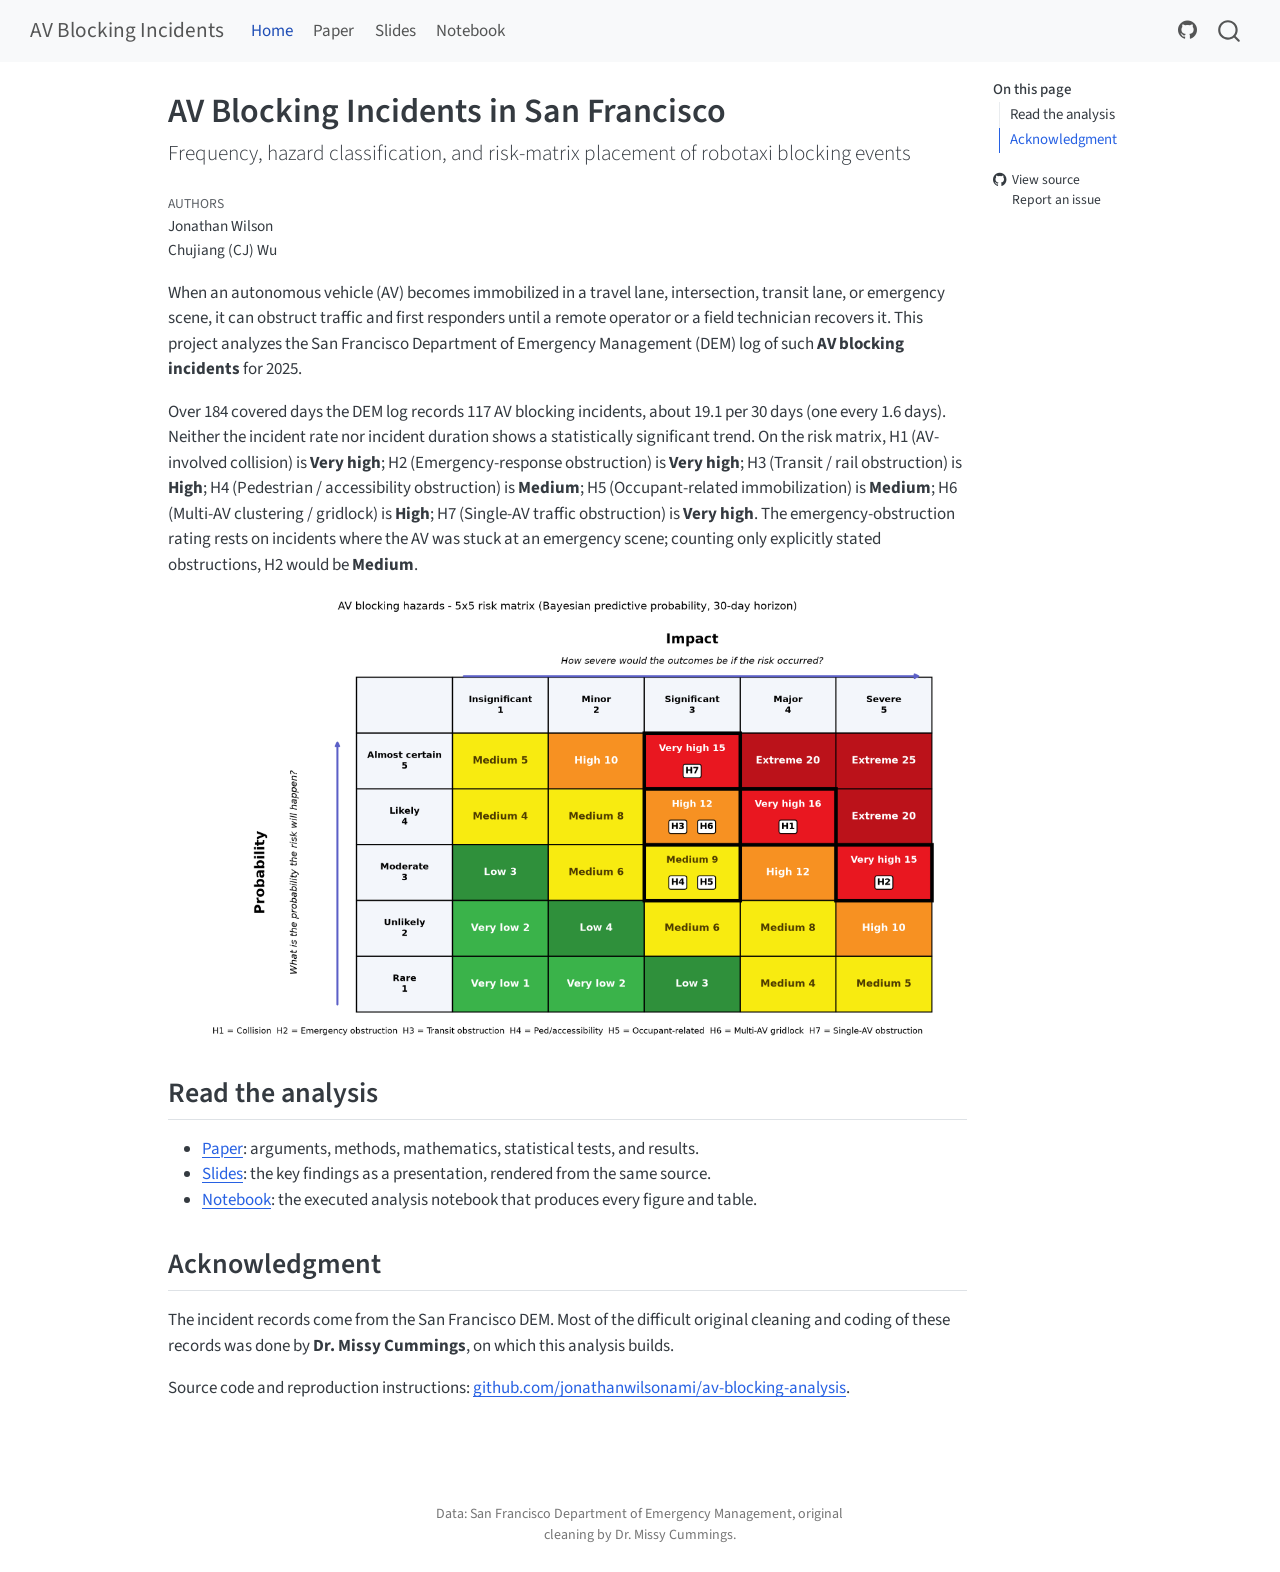
<file: index.html>
<!DOCTYPE html>
<html xmlns="http://www.w3.org/1999/xhtml" lang="en" xml:lang="en"><head>

<meta charset="utf-8">
<meta name="generator" content="quarto-1.8.26">

<meta name="viewport" content="width=device-width, initial-scale=1.0, user-scalable=yes">

<meta name="author" content="Jonathan Wilson">
<meta name="author" content="Chujiang (CJ) Wu">

<title>AV Blocking Incidents in San Francisco – AV Blocking Incidents</title>
<style>
code{white-space: pre-wrap;}
span.smallcaps{font-variant: small-caps;}
div.columns{display: flex; gap: min(4vw, 1.5em);}
div.column{flex: auto; overflow-x: auto;}
div.hanging-indent{margin-left: 1.5em; text-indent: -1.5em;}
ul.task-list{list-style: none;}
ul.task-list li input[type="checkbox"] {
  width: 0.8em;
  margin: 0 0.8em 0.2em -1em; /* quarto-specific, see https://github.com/quarto-dev/quarto-cli/issues/4556 */ 
  vertical-align: middle;
}
</style>


<script src="site_libs/quarto-nav/quarto-nav.js"></script>
<script src="site_libs/quarto-nav/headroom.min.js"></script>
<script src="site_libs/clipboard/clipboard.min.js"></script>
<script src="site_libs/quarto-search/autocomplete.umd.js"></script>
<script src="site_libs/quarto-search/fuse.min.js"></script>
<script src="site_libs/quarto-search/quarto-search.js"></script>
<meta name="quarto:offset" content="./">
<script src="site_libs/quarto-html/quarto.js" type="module"></script>
<script src="site_libs/quarto-html/tabsets/tabsets.js" type="module"></script>
<script src="site_libs/quarto-html/axe/axe-check.js" type="module"></script>
<script src="site_libs/quarto-html/popper.min.js"></script>
<script src="site_libs/quarto-html/tippy.umd.min.js"></script>
<script src="site_libs/quarto-html/anchor.min.js"></script>
<link href="site_libs/quarto-html/tippy.css" rel="stylesheet">
<link href="site_libs/quarto-html/quarto-syntax-highlighting-587c61ba64f3a5504c4d52d930310e48.css" rel="stylesheet" id="quarto-text-highlighting-styles">
<script src="site_libs/bootstrap/bootstrap.min.js"></script>
<link href="site_libs/bootstrap/bootstrap-icons.css" rel="stylesheet">
<link href="site_libs/bootstrap/bootstrap-ceaa104d35ef12004d771d89dac4dd97.min.css" rel="stylesheet" append-hash="true" id="quarto-bootstrap" data-mode="light">
<script id="quarto-search-options" type="application/json">{
  "location": "navbar",
  "copy-button": false,
  "collapse-after": 3,
  "panel-placement": "end",
  "type": "overlay",
  "limit": 50,
  "keyboard-shortcut": [
    "f",
    "/",
    "s"
  ],
  "show-item-context": false,
  "language": {
    "search-no-results-text": "No results",
    "search-matching-documents-text": "matching documents",
    "search-copy-link-title": "Copy link to search",
    "search-hide-matches-text": "Hide additional matches",
    "search-more-match-text": "more match in this document",
    "search-more-matches-text": "more matches in this document",
    "search-clear-button-title": "Clear",
    "search-text-placeholder": "",
    "search-detached-cancel-button-title": "Cancel",
    "search-submit-button-title": "Submit",
    "search-label": "Search"
  }
}</script>


<link rel="stylesheet" href="styles.css">
</head>

<body class="nav-fixed quarto-light">

<div id="quarto-search-results"></div>
  <header id="quarto-header" class="headroom fixed-top">
    <nav class="navbar navbar-expand-lg " data-bs-theme="dark">
      <div class="navbar-container container-fluid">
      <div class="navbar-brand-container mx-auto">
    <a class="navbar-brand" href="./index.html">
    <span class="navbar-title">AV Blocking Incidents</span>
    </a>
  </div>
            <div id="quarto-search" class="" title="Search"></div>
          <button class="navbar-toggler" type="button" data-bs-toggle="collapse" data-bs-target="#navbarCollapse" aria-controls="navbarCollapse" role="menu" aria-expanded="false" aria-label="Toggle navigation" onclick="if (window.quartoToggleHeadroom) { window.quartoToggleHeadroom(); }">
  <span class="navbar-toggler-icon"></span>
</button>
          <div class="collapse navbar-collapse" id="navbarCollapse">
            <ul class="navbar-nav navbar-nav-scroll me-auto">
  <li class="nav-item">
    <a class="nav-link active" href="./index.html" aria-current="page"> 
<span class="menu-text">Home</span></a>
  </li>  
  <li class="nav-item">
    <a class="nav-link" href="./paper.html"> 
<span class="menu-text">Paper</span></a>
  </li>  
  <li class="nav-item">
    <a class="nav-link" href="./paper-slides.html"> 
<span class="menu-text">Slides</span></a>
  </li>  
  <li class="nav-item">
    <a class="nav-link" href="./notebook.html"> 
<span class="menu-text">Notebook</span></a>
  </li>  
</ul>
            <ul class="navbar-nav navbar-nav-scroll ms-auto">
  <li class="nav-item compact">
    <a class="nav-link" href="https://github.com/jonathanwilsonami/av-blocking-analysis"> <i class="bi bi-github" role="img">
</i> 
<span class="menu-text"></span></a>
  </li>  
</ul>
          </div> <!-- /navcollapse -->
            <div class="quarto-navbar-tools">
</div>
      </div> <!-- /container-fluid -->
    </nav>
</header>
<!-- content -->
<div id="quarto-content" class="quarto-container page-columns page-rows-contents page-layout-article page-navbar">
<!-- sidebar -->
<!-- margin-sidebar -->
    <div id="quarto-margin-sidebar" class="sidebar margin-sidebar">
        <nav id="TOC" role="doc-toc" class="toc-active">
    <h2 id="toc-title">On this page</h2>
   
  <ul>
  <li><a href="#read-the-analysis" id="toc-read-the-analysis" class="nav-link active" data-scroll-target="#read-the-analysis">Read the analysis</a></li>
  <li><a href="#acknowledgment" id="toc-acknowledgment" class="nav-link" data-scroll-target="#acknowledgment">Acknowledgment</a></li>
  </ul>
<div class="toc-actions"><ul><li><a href="https://github.com/jonathanwilsonami/av-blocking-analysis/blob/main/index.qmd" class="toc-action"><i class="bi bi-github"></i>View source</a></li><li><a href="https://github.com/jonathanwilsonami/av-blocking-analysis/issues/new" class="toc-action"><i class="bi empty"></i>Report an issue</a></li></ul></div></nav>
    </div>
<!-- main -->
<main class="content" id="quarto-document-content">

<header id="title-block-header" class="quarto-title-block default">
<div class="quarto-title">
<h1 class="title">AV Blocking Incidents in San Francisco</h1>
<p class="subtitle lead">Frequency, hazard classification, and risk-matrix placement of robotaxi blocking events</p>
</div>



<div class="quarto-title-meta">

    <div>
    <div class="quarto-title-meta-heading">Authors</div>
    <div class="quarto-title-meta-contents">
             <p>Jonathan Wilson </p>
             <p>Chujiang (CJ) Wu </p>
          </div>
  </div>
    
  
    
  </div>
  


</header>


<p>When an autonomous vehicle (AV) becomes immobilized in a travel lane, intersection, transit lane, or emergency scene, it can obstruct traffic and first responders until a remote operator or a field technician recovers it. This project analyzes the San Francisco Department of Emergency Management (DEM) log of such <strong>AV blocking incidents</strong> for 2025.</p>
<p>Over 184 covered days the DEM log records 117 AV blocking incidents, about 19.1 per 30 days (one every 1.6 days). Neither the incident rate nor incident duration shows a statistically significant trend. On the risk matrix, H1 (AV-involved collision) is <strong>Very high</strong>; H2 (Emergency-response obstruction) is <strong>Very high</strong>; H3 (Transit / rail obstruction) is <strong>High</strong>; H4 (Pedestrian / accessibility obstruction) is <strong>Medium</strong>; H5 (Occupant-related immobilization) is <strong>Medium</strong>; H6 (Multi-AV clustering / gridlock) is <strong>High</strong>; H7 (Single-AV traffic obstruction) is <strong>Very high</strong>. The emergency-obstruction rating rests on incidents where the AV was stuck at an emergency scene; counting only explicitly stated obstructions, H2 would be <strong>Medium</strong>.</p>
<p><img src="assets/figures/fig-risk-matrix.png" class="img-fluid" alt="Five-by-five risk matrix with seven AV-blocking hazards placed by probability and impact."></p>
<section id="read-the-analysis" class="level2">
<h2 class="anchored" data-anchor-id="read-the-analysis">Read the analysis</h2>
<ul>
<li><strong><a href="./paper.html">Paper</a></strong>: arguments, methods, mathematics, statistical tests, and results.</li>
<li><strong><a href="paper-slides.html">Slides</a></strong>: the key findings as a presentation, rendered from the same source.</li>
<li><strong><a href="notebook.html">Notebook</a></strong>: the executed analysis notebook that produces every figure and table.</li>
</ul>
</section>
<section id="acknowledgment" class="level2">
<h2 class="anchored" data-anchor-id="acknowledgment">Acknowledgment</h2>
<p>The incident records come from the San Francisco DEM. Most of the difficult original cleaning and coding of these records was done by <strong>Dr.&nbsp;Missy Cummings</strong>, on which this analysis builds.</p>
<p>Source code and reproduction instructions: <a href="https://github.com/jonathanwilsonami/av-blocking-analysis">github.com/jonathanwilsonami/av-blocking-analysis</a>.</p>


</section>

</main> <!-- /main -->
<script id="quarto-html-after-body" type="application/javascript">
  window.document.addEventListener("DOMContentLoaded", function (event) {
    const icon = "";
    const anchorJS = new window.AnchorJS();
    anchorJS.options = {
      placement: 'right',
      icon: icon
    };
    anchorJS.add('.anchored');
    const isCodeAnnotation = (el) => {
      for (const clz of el.classList) {
        if (clz.startsWith('code-annotation-')) {                     
          return true;
        }
      }
      return false;
    }
    const onCopySuccess = function(e) {
      // button target
      const button = e.trigger;
      // don't keep focus
      button.blur();
      // flash "checked"
      button.classList.add('code-copy-button-checked');
      var currentTitle = button.getAttribute("title");
      button.setAttribute("title", "Copied!");
      let tooltip;
      if (window.bootstrap) {
        button.setAttribute("data-bs-toggle", "tooltip");
        button.setAttribute("data-bs-placement", "left");
        button.setAttribute("data-bs-title", "Copied!");
        tooltip = new bootstrap.Tooltip(button, 
          { trigger: "manual", 
            customClass: "code-copy-button-tooltip",
            offset: [0, -8]});
        tooltip.show();    
      }
      setTimeout(function() {
        if (tooltip) {
          tooltip.hide();
          button.removeAttribute("data-bs-title");
          button.removeAttribute("data-bs-toggle");
          button.removeAttribute("data-bs-placement");
        }
        button.setAttribute("title", currentTitle);
        button.classList.remove('code-copy-button-checked');
      }, 1000);
      // clear code selection
      e.clearSelection();
    }
    const getTextToCopy = function(trigger) {
      const outerScaffold = trigger.parentElement.cloneNode(true);
      const codeEl = outerScaffold.querySelector('code');
      for (const childEl of codeEl.children) {
        if (isCodeAnnotation(childEl)) {
          childEl.remove();
        }
      }
      return codeEl.innerText;
    }
    const clipboard = new window.ClipboardJS('.code-copy-button:not([data-in-quarto-modal])', {
      text: getTextToCopy
    });
    clipboard.on('success', onCopySuccess);
    if (window.document.getElementById('quarto-embedded-source-code-modal')) {
      const clipboardModal = new window.ClipboardJS('.code-copy-button[data-in-quarto-modal]', {
        text: getTextToCopy,
        container: window.document.getElementById('quarto-embedded-source-code-modal')
      });
      clipboardModal.on('success', onCopySuccess);
    }
      var localhostRegex = new RegExp(/^(?:http|https):\/\/localhost\:?[0-9]*\//);
      var mailtoRegex = new RegExp(/^mailto:/);
        var filterRegex = new RegExp("https:\/\/jonathanwilsonami\.github\.io\/av-blocking-analysis\/");
      var isInternal = (href) => {
          return filterRegex.test(href) || localhostRegex.test(href) || mailtoRegex.test(href);
      }
      // Inspect non-navigation links and adorn them if external
     var links = window.document.querySelectorAll('a[href]:not(.nav-link):not(.navbar-brand):not(.toc-action):not(.sidebar-link):not(.sidebar-item-toggle):not(.pagination-link):not(.no-external):not([aria-hidden]):not(.dropdown-item):not(.quarto-navigation-tool):not(.about-link)');
      for (var i=0; i<links.length; i++) {
        const link = links[i];
        if (!isInternal(link.href)) {
          // undo the damage that might have been done by quarto-nav.js in the case of
          // links that we want to consider external
          if (link.dataset.originalHref !== undefined) {
            link.href = link.dataset.originalHref;
          }
        }
      }
    function tippyHover(el, contentFn, onTriggerFn, onUntriggerFn) {
      const config = {
        allowHTML: true,
        maxWidth: 500,
        delay: 100,
        arrow: false,
        appendTo: function(el) {
            return el.parentElement;
        },
        interactive: true,
        interactiveBorder: 10,
        theme: 'quarto',
        placement: 'bottom-start',
      };
      if (contentFn) {
        config.content = contentFn;
      }
      if (onTriggerFn) {
        config.onTrigger = onTriggerFn;
      }
      if (onUntriggerFn) {
        config.onUntrigger = onUntriggerFn;
      }
      window.tippy(el, config); 
    }
    const noterefs = window.document.querySelectorAll('a[role="doc-noteref"]');
    for (var i=0; i<noterefs.length; i++) {
      const ref = noterefs[i];
      tippyHover(ref, function() {
        // use id or data attribute instead here
        let href = ref.getAttribute('data-footnote-href') || ref.getAttribute('href');
        try { href = new URL(href).hash; } catch {}
        const id = href.replace(/^#\/?/, "");
        const note = window.document.getElementById(id);
        if (note) {
          return note.innerHTML;
        } else {
          return "";
        }
      });
    }
    const xrefs = window.document.querySelectorAll('a.quarto-xref');
    const processXRef = (id, note) => {
      // Strip column container classes
      const stripColumnClz = (el) => {
        el.classList.remove("page-full", "page-columns");
        if (el.children) {
          for (const child of el.children) {
            stripColumnClz(child);
          }
        }
      }
      stripColumnClz(note)
      if (id === null || id.startsWith('sec-')) {
        // Special case sections, only their first couple elements
        const container = document.createElement("div");
        if (note.children && note.children.length > 2) {
          container.appendChild(note.children[0].cloneNode(true));
          for (let i = 1; i < note.children.length; i++) {
            const child = note.children[i];
            if (child.tagName === "P" && child.innerText === "") {
              continue;
            } else {
              container.appendChild(child.cloneNode(true));
              break;
            }
          }
          if (window.Quarto?.typesetMath) {
            window.Quarto.typesetMath(container);
          }
          return container.innerHTML
        } else {
          if (window.Quarto?.typesetMath) {
            window.Quarto.typesetMath(note);
          }
          return note.innerHTML;
        }
      } else {
        // Remove any anchor links if they are present
        const anchorLink = note.querySelector('a.anchorjs-link');
        if (anchorLink) {
          anchorLink.remove();
        }
        if (window.Quarto?.typesetMath) {
          window.Quarto.typesetMath(note);
        }
        if (note.classList.contains("callout")) {
          return note.outerHTML;
        } else {
          return note.innerHTML;
        }
      }
    }
    for (var i=0; i<xrefs.length; i++) {
      const xref = xrefs[i];
      tippyHover(xref, undefined, function(instance) {
        instance.disable();
        let url = xref.getAttribute('href');
        let hash = undefined; 
        if (url.startsWith('#')) {
          hash = url;
        } else {
          try { hash = new URL(url).hash; } catch {}
        }
        if (hash) {
          const id = hash.replace(/^#\/?/, "");
          const note = window.document.getElementById(id);
          if (note !== null) {
            try {
              const html = processXRef(id, note.cloneNode(true));
              instance.setContent(html);
            } finally {
              instance.enable();
              instance.show();
            }
          } else {
            // See if we can fetch this
            fetch(url.split('#')[0])
            .then(res => res.text())
            .then(html => {
              const parser = new DOMParser();
              const htmlDoc = parser.parseFromString(html, "text/html");
              const note = htmlDoc.getElementById(id);
              if (note !== null) {
                const html = processXRef(id, note);
                instance.setContent(html);
              } 
            }).finally(() => {
              instance.enable();
              instance.show();
            });
          }
        } else {
          // See if we can fetch a full url (with no hash to target)
          // This is a special case and we should probably do some content thinning / targeting
          fetch(url)
          .then(res => res.text())
          .then(html => {
            const parser = new DOMParser();
            const htmlDoc = parser.parseFromString(html, "text/html");
            const note = htmlDoc.querySelector('main.content');
            if (note !== null) {
              // This should only happen for chapter cross references
              // (since there is no id in the URL)
              // remove the first header
              if (note.children.length > 0 && note.children[0].tagName === "HEADER") {
                note.children[0].remove();
              }
              const html = processXRef(null, note);
              instance.setContent(html);
            } 
          }).finally(() => {
            instance.enable();
            instance.show();
          });
        }
      }, function(instance) {
      });
    }
        let selectedAnnoteEl;
        const selectorForAnnotation = ( cell, annotation) => {
          let cellAttr = 'data-code-cell="' + cell + '"';
          let lineAttr = 'data-code-annotation="' +  annotation + '"';
          const selector = 'span[' + cellAttr + '][' + lineAttr + ']';
          return selector;
        }
        const selectCodeLines = (annoteEl) => {
          const doc = window.document;
          const targetCell = annoteEl.getAttribute("data-target-cell");
          const targetAnnotation = annoteEl.getAttribute("data-target-annotation");
          const annoteSpan = window.document.querySelector(selectorForAnnotation(targetCell, targetAnnotation));
          const lines = annoteSpan.getAttribute("data-code-lines").split(",");
          const lineIds = lines.map((line) => {
            return targetCell + "-" + line;
          })
          let top = null;
          let height = null;
          let parent = null;
          if (lineIds.length > 0) {
              //compute the position of the single el (top and bottom and make a div)
              const el = window.document.getElementById(lineIds[0]);
              top = el.offsetTop;
              height = el.offsetHeight;
              parent = el.parentElement.parentElement;
            if (lineIds.length > 1) {
              const lastEl = window.document.getElementById(lineIds[lineIds.length - 1]);
              const bottom = lastEl.offsetTop + lastEl.offsetHeight;
              height = bottom - top;
            }
            if (top !== null && height !== null && parent !== null) {
              // cook up a div (if necessary) and position it 
              let div = window.document.getElementById("code-annotation-line-highlight");
              if (div === null) {
                div = window.document.createElement("div");
                div.setAttribute("id", "code-annotation-line-highlight");
                div.style.position = 'absolute';
                parent.appendChild(div);
              }
              div.style.top = top - 2 + "px";
              div.style.height = height + 4 + "px";
              div.style.left = 0;
              let gutterDiv = window.document.getElementById("code-annotation-line-highlight-gutter");
              if (gutterDiv === null) {
                gutterDiv = window.document.createElement("div");
                gutterDiv.setAttribute("id", "code-annotation-line-highlight-gutter");
                gutterDiv.style.position = 'absolute';
                const codeCell = window.document.getElementById(targetCell);
                const gutter = codeCell.querySelector('.code-annotation-gutter');
                gutter.appendChild(gutterDiv);
              }
              gutterDiv.style.top = top - 2 + "px";
              gutterDiv.style.height = height + 4 + "px";
            }
            selectedAnnoteEl = annoteEl;
          }
        };
        const unselectCodeLines = () => {
          const elementsIds = ["code-annotation-line-highlight", "code-annotation-line-highlight-gutter"];
          elementsIds.forEach((elId) => {
            const div = window.document.getElementById(elId);
            if (div) {
              div.remove();
            }
          });
          selectedAnnoteEl = undefined;
        };
          // Handle positioning of the toggle
      window.addEventListener(
        "resize",
        throttle(() => {
          elRect = undefined;
          if (selectedAnnoteEl) {
            selectCodeLines(selectedAnnoteEl);
          }
        }, 10)
      );
      function throttle(fn, ms) {
      let throttle = false;
      let timer;
        return (...args) => {
          if(!throttle) { // first call gets through
              fn.apply(this, args);
              throttle = true;
          } else { // all the others get throttled
              if(timer) clearTimeout(timer); // cancel #2
              timer = setTimeout(() => {
                fn.apply(this, args);
                timer = throttle = false;
              }, ms);
          }
        };
      }
        // Attach click handler to the DT
        const annoteDls = window.document.querySelectorAll('dt[data-target-cell]');
        for (const annoteDlNode of annoteDls) {
          annoteDlNode.addEventListener('click', (event) => {
            const clickedEl = event.target;
            if (clickedEl !== selectedAnnoteEl) {
              unselectCodeLines();
              const activeEl = window.document.querySelector('dt[data-target-cell].code-annotation-active');
              if (activeEl) {
                activeEl.classList.remove('code-annotation-active');
              }
              selectCodeLines(clickedEl);
              clickedEl.classList.add('code-annotation-active');
            } else {
              // Unselect the line
              unselectCodeLines();
              clickedEl.classList.remove('code-annotation-active');
            }
          });
        }
    const findCites = (el) => {
      const parentEl = el.parentElement;
      if (parentEl) {
        const cites = parentEl.dataset.cites;
        if (cites) {
          return {
            el,
            cites: cites.split(' ')
          };
        } else {
          return findCites(el.parentElement)
        }
      } else {
        return undefined;
      }
    };
    var bibliorefs = window.document.querySelectorAll('a[role="doc-biblioref"]');
    for (var i=0; i<bibliorefs.length; i++) {
      const ref = bibliorefs[i];
      const citeInfo = findCites(ref);
      if (citeInfo) {
        tippyHover(citeInfo.el, function() {
          var popup = window.document.createElement('div');
          citeInfo.cites.forEach(function(cite) {
            var citeDiv = window.document.createElement('div');
            citeDiv.classList.add('hanging-indent');
            citeDiv.classList.add('csl-entry');
            var biblioDiv = window.document.getElementById('ref-' + cite);
            if (biblioDiv) {
              citeDiv.innerHTML = biblioDiv.innerHTML;
            }
            popup.appendChild(citeDiv);
          });
          return popup.innerHTML;
        });
      }
    }
  });
  </script>
</div> <!-- /content -->
<footer class="footer">
  <div class="nav-footer">
    <div class="nav-footer-left">
      &nbsp;
    </div>   
    <div class="nav-footer-center">
<p>Data: San Francisco Department of Emergency Management, original cleaning by Dr.&nbsp;Missy Cummings.</p>
<div class="toc-actions d-sm-block d-md-none"><ul><li><a href="https://github.com/jonathanwilsonami/av-blocking-analysis/blob/main/index.qmd" class="toc-action"><i class="bi bi-github"></i>View source</a></li><li><a href="https://github.com/jonathanwilsonami/av-blocking-analysis/issues/new" class="toc-action"><i class="bi empty"></i>Report an issue</a></li></ul></div></div>
    <div class="nav-footer-right">
      &nbsp;
    </div>
  </div>
</footer>




</body></html>
</file>
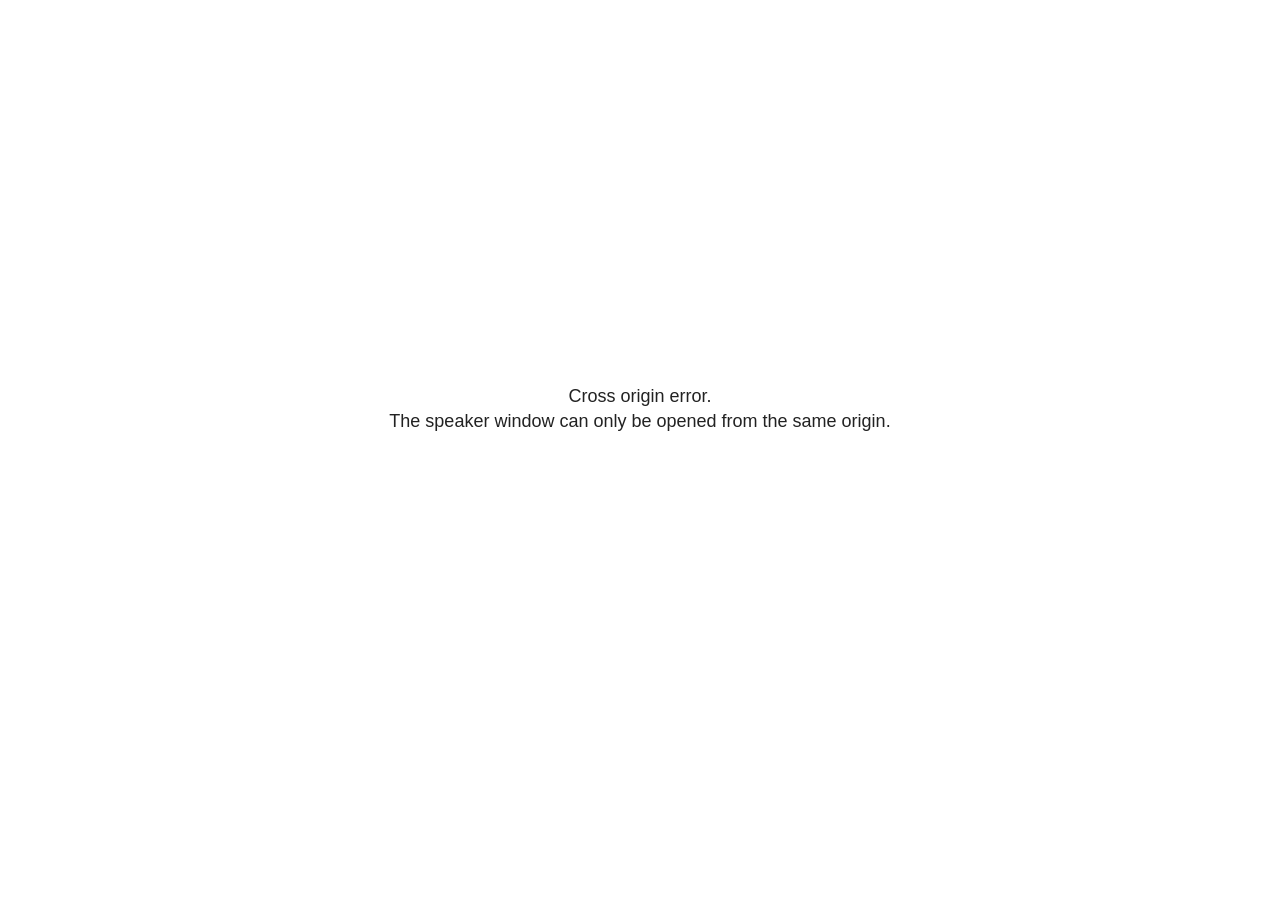
<file: site_libs/revealjs/plugin/notes/speaker-view.html>
<!--
	NOTE: You need to build the notes plugin after making changes to this file.
-->
<html lang="en">
	<head>
		<meta charset="utf-8">

		<title>reveal.js - Speaker View</title>

		<style>
			body {
				font-family: Helvetica;
				font-size: 18px;
			}

			#current-slide,
			#upcoming-slide,
			#speaker-controls {
				padding: 6px;
				box-sizing: border-box;
				-moz-box-sizing: border-box;
			}

			#current-slide iframe,
			#upcoming-slide iframe {
				width: 100%;
				height: 100%;
				border: 1px solid #ddd;
			}

			#current-slide .label,
			#upcoming-slide .label {
				position: absolute;
				top: 10px;
				left: 10px;
				z-index: 2;
			}

			#connection-status {
				position: absolute;
				top: 0;
				left: 0;
				width: 100%;
				height: 100%;
				z-index: 20;
				padding: 30% 20% 20% 20%;
				font-size: 18px;
				color: #222;
				background: #fff;
				text-align: center;
				box-sizing: border-box;
				line-height: 1.4;
			}

			.overlay-element {
				height: 34px;
				line-height: 34px;
				padding: 0 10px;
				text-shadow: none;
				background: rgba( 220, 220, 220, 0.8 );
				color: #222;
				font-size: 14px;
			}

			.overlay-element.interactive:hover {
				background: rgba( 220, 220, 220, 1 );
			}

			#current-slide {
				position: absolute;
				width: 60%;
				height: 100%;
				top: 0;
				left: 0;
				padding-right: 0;
			}

			#upcoming-slide {
				position: absolute;
				width: 40%;
				height: 40%;
				right: 0;
				top: 0;
			}

			/* Speaker controls */
			#speaker-controls {
				position: absolute;
				top: 40%;
				right: 0;
				width: 40%;
				height: 60%;
				overflow: auto;
				font-size: 18px;
			}

				.speaker-controls-time.hidden,
				.speaker-controls-notes.hidden {
					display: none;
				}

				.speaker-controls-time .label,
				.speaker-controls-pace .label,
				.speaker-controls-notes .label {
					text-transform: uppercase;
					font-weight: normal;
					font-size: 0.66em;
					color: #666;
					margin: 0;
				}

				.speaker-controls-time, .speaker-controls-pace {
					border-bottom: 1px solid rgba( 200, 200, 200, 0.5 );
					margin-bottom: 10px;
					padding: 10px 16px;
					padding-bottom: 20px;
					cursor: pointer;
				}

				.speaker-controls-time .reset-button {
					opacity: 0;
					float: right;
					color: #666;
					text-decoration: none;
				}
				.speaker-controls-time:hover .reset-button {
					opacity: 1;
				}

				.speaker-controls-time .timer,
				.speaker-controls-time .clock {
					width: 50%;
				}

				.speaker-controls-time .timer,
				.speaker-controls-time .clock,
				.speaker-controls-time .pacing .hours-value,
				.speaker-controls-time .pacing .minutes-value,
				.speaker-controls-time .pacing .seconds-value {
					font-size: 1.9em;
				}

				.speaker-controls-time .timer {
					float: left;
				}

				.speaker-controls-time .clock {
					float: right;
					text-align: right;
				}

				.speaker-controls-time span.mute {
					opacity: 0.3;
				}

				.speaker-controls-time .pacing-title {
					margin-top: 5px;
				}

				.speaker-controls-time .pacing.ahead {
					color: blue;
				}

				.speaker-controls-time .pacing.on-track {
					color: green;
				}

				.speaker-controls-time .pacing.behind {
					color: red;
				}

				.speaker-controls-notes {
					padding: 10px 16px;
				}

				.speaker-controls-notes .value {
					margin-top: 5px;
					line-height: 1.4;
					font-size: 1.2em;
				}

			/* Layout selector */
			#speaker-layout {
				position: absolute;
				top: 10px;
				right: 10px;
				color: #222;
				z-index: 10;
			}
				#speaker-layout select {
					position: absolute;
					width: 100%;
					height: 100%;
					top: 0;
					left: 0;
					border: 0;
					box-shadow: 0;
					cursor: pointer;
					opacity: 0;

					font-size: 1em;
					background-color: transparent;

					-moz-appearance: none;
					-webkit-appearance: none;
					-webkit-tap-highlight-color: rgba(0, 0, 0, 0);
				}

				#speaker-layout select:focus {
					outline: none;
					box-shadow: none;
				}

			.clear {
				clear: both;
			}

			/* Speaker layout: Wide */
			body[data-speaker-layout="wide"] #current-slide,
			body[data-speaker-layout="wide"] #upcoming-slide {
				width: 50%;
				height: 45%;
				padding: 6px;
			}

			body[data-speaker-layout="wide"] #current-slide {
				top: 0;
				left: 0;
			}

			body[data-speaker-layout="wide"] #upcoming-slide {
				top: 0;
				left: 50%;
			}

			body[data-speaker-layout="wide"] #speaker-controls {
				top: 45%;
				left: 0;
				width: 100%;
				height: 50%;
				font-size: 1.25em;
			}

			/* Speaker layout: Tall */
			body[data-speaker-layout="tall"] #current-slide,
			body[data-speaker-layout="tall"] #upcoming-slide {
				width: 45%;
				height: 50%;
				padding: 6px;
			}

			body[data-speaker-layout="tall"] #current-slide {
				top: 0;
				left: 0;
			}

			body[data-speaker-layout="tall"] #upcoming-slide {
				top: 50%;
				left: 0;
			}

			body[data-speaker-layout="tall"] #speaker-controls {
				padding-top: 40px;
				top: 0;
				left: 45%;
				width: 55%;
				height: 100%;
				font-size: 1.25em;
			}

			/* Speaker layout: Notes only */
			body[data-speaker-layout="notes-only"] #current-slide,
			body[data-speaker-layout="notes-only"] #upcoming-slide {
				display: none;
			}

			body[data-speaker-layout="notes-only"] #speaker-controls {
				padding-top: 40px;
				top: 0;
				left: 0;
				width: 100%;
				height: 100%;
				font-size: 1.25em;
			}

			@media screen and (max-width: 1080px) {
				body[data-speaker-layout="default"] #speaker-controls {
					font-size: 16px;
				}
			}

			@media screen and (max-width: 900px) {
				body[data-speaker-layout="default"] #speaker-controls {
					font-size: 14px;
				}
			}

			@media screen and (max-width: 800px) {
				body[data-speaker-layout="default"] #speaker-controls {
					font-size: 12px;
				}
			}

		</style>
	</head>

	<body>

		<div id="connection-status">Loading speaker view...</div>

		<div id="current-slide"></div>
		<div id="upcoming-slide"><span class="overlay-element label">Upcoming</span></div>
		<div id="speaker-controls">
			<div class="speaker-controls-time">
				<h4 class="label">Time <span class="reset-button">Click to Reset</span></h4>
				<div class="clock">
					<span class="clock-value">0:00 AM</span>
				</div>
				<div class="timer">
					<span class="hours-value">00</span><span class="minutes-value">:00</span><span class="seconds-value">:00</span>
				</div>
				<div class="clear"></div>

				<h4 class="label pacing-title" style="display: none">Pacing – Time to finish current slide</h4>
				<div class="pacing" style="display: none">
					<span class="hours-value">00</span><span class="minutes-value">:00</span><span class="seconds-value">:00</span>
				</div>
			</div>

			<div class="speaker-controls-notes hidden">
				<h4 class="label">Notes</h4>
				<div class="value"></div>
			</div>
		</div>
		<div id="speaker-layout" class="overlay-element interactive">
			<span class="speaker-layout-label"></span>
			<select class="speaker-layout-dropdown"></select>
		</div>

		<script>

			(function() {

				var notes,
					notesValue,
					currentState,
					currentSlide,
					upcomingSlide,
					layoutLabel,
					layoutDropdown,
					pendingCalls = {},
					lastRevealApiCallId = 0,
					connected = false

				var connectionStatus = document.querySelector( '#connection-status' );

				var SPEAKER_LAYOUTS = {
					'default': 'Default',
					'wide': 'Wide',
					'tall': 'Tall',
					'notes-only': 'Notes only'
				};

				setupLayout();

				let openerOrigin;

				try {
					openerOrigin = window.opener.location.origin;
				}
				catch ( error ) { console.warn( error ) }

				// In order to prevent XSS, the speaker view will only run if its
				// opener has the same origin as itself
				if( window.location.origin !== openerOrigin ) {
					connectionStatus.innerHTML = 'Cross origin error.<br>The speaker window can only be opened from the same origin.';
					return;
				}

				var connectionTimeout = setTimeout( function() {
					connectionStatus.innerHTML = 'Error connecting to main window.<br>Please try closing and reopening the speaker view.';
				}, 5000 );

				window.addEventListener( 'message', function( event ) {

					// Validate the origin of all messages to avoid parsing messages
					// that aren't meant for us. Ignore when running off file:// so
					// that the speaker view continues to work without a web server.
					if( window.location.origin !== event.origin && window.location.origin !== 'file://' ) {
						return
					}

					clearTimeout( connectionTimeout );
					connectionStatus.style.display = 'none';

					var data = JSON.parse( event.data );

					// The overview mode is only useful to the reveal.js instance
					// where navigation occurs so we don't sync it
					if( data.state ) delete data.state.overview;

					// Messages sent by the notes plugin inside of the main window
					if( data && data.namespace === 'reveal-notes' ) {
						if( data.type === 'connect' ) {
							handleConnectMessage( data );
						}
						else if( data.type === 'state' ) {
							handleStateMessage( data );
						}
						else if( data.type === 'return' ) {
							pendingCalls[data.callId](data.result);
							delete pendingCalls[data.callId];
						}
					}
					// Messages sent by the reveal.js inside of the current slide preview
					else if( data && data.namespace === 'reveal' ) {
						if( /ready/.test( data.eventName ) ) {
							// Send a message back to notify that the handshake is complete
							window.opener.postMessage( JSON.stringify({ namespace: 'reveal-notes', type: 'connected'} ), '*' );
						}
						else if( /slidechanged|fragmentshown|fragmenthidden|paused|resumed/.test( data.eventName ) && currentState !== JSON.stringify( data.state ) ) {

							dispatchStateToMainWindow( data.state );

						}
					}

				} );

				/**
				 * Updates the presentation in the main window to match the state
				 * of the presentation in the notes window.
				 */
				const dispatchStateToMainWindow = debounce(( state ) => {
					window.opener.postMessage( JSON.stringify({ method: 'setState', args: [ state ]} ), '*' );
				}, 500);

				/**
				 * Asynchronously calls the Reveal.js API of the main frame.
				 */
				function callRevealApi( methodName, methodArguments, callback ) {

					var callId = ++lastRevealApiCallId;
					pendingCalls[callId] = callback;
					window.opener.postMessage( JSON.stringify( {
						namespace: 'reveal-notes',
						type: 'call',
						callId: callId,
						methodName: methodName,
						arguments: methodArguments
					} ), '*' );

				}

				/**
				 * Called when the main window is trying to establish a
				 * connection.
				 */
				function handleConnectMessage( data ) {

					if( connected === false ) {
						connected = true;

						setupIframes( data );
						setupKeyboard();
						setupNotes();
						setupTimer();
						setupHeartbeat();
					}

				}

				/**
				 * Called when the main window sends an updated state.
				 */
				function handleStateMessage( data ) {

					// Store the most recently set state to avoid circular loops
					// applying the same state
					currentState = JSON.stringify( data.state );

					// No need for updating the notes in case of fragment changes
					if ( data.notes ) {
						notes.classList.remove( 'hidden' );
						notesValue.style.whiteSpace = data.whitespace;
						if( data.markdown ) {
							notesValue.innerHTML = marked( data.notes );
						}
						else {
							notesValue.innerHTML = data.notes;
						}
					}
					else {
						notes.classList.add( 'hidden' );
					}

					// Update the note slides
					currentSlide.contentWindow.postMessage( JSON.stringify({ method: 'setState', args: [ data.state ] }), '*' );
					upcomingSlide.contentWindow.postMessage( JSON.stringify({ method: 'setState', args: [ data.state ] }), '*' );
					upcomingSlide.contentWindow.postMessage( JSON.stringify({ method: 'next' }), '*' );

				}

				// Limit to max one state update per X ms
				handleStateMessage = debounce( handleStateMessage, 200 );

				/**
				 * Forward keyboard events to the current slide window.
				 * This enables keyboard events to work even if focus
				 * isn't set on the current slide iframe.
				 *
				 * Block F5 default handling, it reloads and disconnects
				 * the speaker notes window.
				 */
				function setupKeyboard() {

					document.addEventListener( 'keydown', function( event ) {
						if( event.keyCode === 116 || ( event.metaKey && event.keyCode === 82 ) ) {
							event.preventDefault();
							return false;
						}
						currentSlide.contentWindow.postMessage( JSON.stringify({ method: 'triggerKey', args: [ event.keyCode ] }), '*' );
					} );

				}

				/**
				 * Creates the preview iframes.
				 */
				function setupIframes( data ) {

					var params = [
						'receiver',
						'progress=false',
						'history=false',
						'transition=none',
						'autoSlide=0',
						'backgroundTransition=none'
					].join( '&' );

					var urlSeparator = /\?/.test(data.url) ? '&' : '?';
					var hash = '#/' + data.state.indexh + '/' + data.state.indexv;
					var currentURL = data.url + urlSeparator + params + '&scrollActivationWidth=false&postMessageEvents=true' + hash;
					var upcomingURL = data.url + urlSeparator + params + '&scrollActivationWidth=false&controls=false' + hash;

					currentSlide = document.createElement( 'iframe' );
					currentSlide.setAttribute( 'width', 1280 );
					currentSlide.setAttribute( 'height', 1024 );
					currentSlide.setAttribute( 'src', currentURL );
					document.querySelector( '#current-slide' ).appendChild( currentSlide );

					upcomingSlide = document.createElement( 'iframe' );
					upcomingSlide.setAttribute( 'width', 640 );
					upcomingSlide.setAttribute( 'height', 512 );
					upcomingSlide.setAttribute( 'src', upcomingURL );
					document.querySelector( '#upcoming-slide' ).appendChild( upcomingSlide );

				}

				/**
				 * Setup the notes UI.
				 */
				function setupNotes() {

					notes = document.querySelector( '.speaker-controls-notes' );
					notesValue = document.querySelector( '.speaker-controls-notes .value' );

				}

				/**
				 * We send out a heartbeat at all times to ensure we can
				 * reconnect with the main presentation window after reloads.
				 */
				function setupHeartbeat() {

					setInterval( () => {
						window.opener.postMessage( JSON.stringify({ namespace: 'reveal-notes', type: 'heartbeat'} ), '*' );
					}, 1000 );

				}

				function getTimings( callback ) {

					callRevealApi( 'getSlidesAttributes', [], function ( slideAttributes ) {
						callRevealApi( 'getConfig', [], function ( config ) {
							var totalTime = config.totalTime;
							var minTimePerSlide = config.minimumTimePerSlide || 0;
							var defaultTiming = config.defaultTiming;
							if ((defaultTiming == null) && (totalTime == null)) {
								callback(null);
								return;
							}
							// Setting totalTime overrides defaultTiming
							if (totalTime) {
								defaultTiming = 0;
							}
							var timings = [];
							for ( var i in slideAttributes ) {
								var slide = slideAttributes[ i ];
								var timing = defaultTiming;
								if( slide.hasOwnProperty( 'data-timing' )) {
									var t = slide[ 'data-timing' ];
									timing = parseInt(t);
									if( isNaN(timing) ) {
										console.warn("Could not parse timing '" + t + "' of slide " + i + "; using default of " + defaultTiming);
										timing = defaultTiming;
									}
								}
								timings.push(timing);
							}
							if ( totalTime ) {
								// After we've allocated time to individual slides, we summarize it and
								// subtract it from the total time
								var remainingTime = totalTime - timings.reduce( function(a, b) { return a + b; }, 0 );
								// The remaining time is divided by the number of slides that have 0 seconds
								// allocated at the moment, giving the average time-per-slide on the remaining slides
								var remainingSlides = (timings.filter( function(x) { return x == 0 }) ).length
								var timePerSlide = Math.round( remainingTime / remainingSlides, 0 )
								// And now we replace every zero-value timing with that average
								timings = timings.map( function(x) { return (x==0 ? timePerSlide : x) } );
							}
							var slidesUnderMinimum = timings.filter( function(x) { return (x < minTimePerSlide) } ).length
							if ( slidesUnderMinimum ) {
								message = "The pacing time for " + slidesUnderMinimum + " slide(s) is under the configured minimum of " + minTimePerSlide + " seconds. Check the data-timing attribute on individual slides, or consider increasing the totalTime or minimumTimePerSlide configuration options (or removing some slides).";
								alert(message);
							}
							callback( timings );
						} );
					} );

				}

				/**
				 * Return the number of seconds allocated for presenting
				 * all slides up to and including this one.
				 */
				function getTimeAllocated( timings, callback ) {

					callRevealApi( 'getSlidePastCount', [], function ( currentSlide ) {
						var allocated = 0;
						for (var i in timings.slice(0, currentSlide + 1)) {
							allocated += timings[i];
						}
						callback( allocated );
					} );

				}

				/**
				 * Create the timer and clock and start updating them
				 * at an interval.
				 */
				function setupTimer() {

					var start = new Date(),
					timeEl = document.querySelector( '.speaker-controls-time' ),
					clockEl = timeEl.querySelector( '.clock-value' ),
					hoursEl = timeEl.querySelector( '.hours-value' ),
					minutesEl = timeEl.querySelector( '.minutes-value' ),
					secondsEl = timeEl.querySelector( '.seconds-value' ),
					pacingTitleEl = timeEl.querySelector( '.pacing-title' ),
					pacingEl = timeEl.querySelector( '.pacing' ),
					pacingHoursEl = pacingEl.querySelector( '.hours-value' ),
					pacingMinutesEl = pacingEl.querySelector( '.minutes-value' ),
					pacingSecondsEl = pacingEl.querySelector( '.seconds-value' );

					var timings = null;
					getTimings( function ( _timings ) {

						timings = _timings;
						if (_timings !== null) {
							pacingTitleEl.style.removeProperty('display');
							pacingEl.style.removeProperty('display');
						}

						// Update once directly
						_updateTimer();

						// Then update every second
						setInterval( _updateTimer, 1000 );

					} );


					function _resetTimer() {

						if (timings == null) {
							start = new Date();
							_updateTimer();
						}
						else {
							// Reset timer to beginning of current slide
							getTimeAllocated( timings, function ( slideEndTimingSeconds ) {
								var slideEndTiming = slideEndTimingSeconds * 1000;
								callRevealApi( 'getSlidePastCount', [], function ( currentSlide ) {
									var currentSlideTiming = timings[currentSlide] * 1000;
									var previousSlidesTiming = slideEndTiming - currentSlideTiming;
									var now = new Date();
									start = new Date(now.getTime() - previousSlidesTiming);
									_updateTimer();
								} );
							} );
						}

					}

					timeEl.addEventListener( 'click', function() {
						_resetTimer();
						return false;
					} );

					function _displayTime( hrEl, minEl, secEl, time) {

						var sign = Math.sign(time) == -1 ? "-" : "";
						time = Math.abs(Math.round(time / 1000));
						var seconds = time % 60;
						var minutes = Math.floor( time / 60 ) % 60 ;
						var hours = Math.floor( time / ( 60 * 60 )) ;
						hrEl.innerHTML = sign + zeroPadInteger( hours );
						if (hours == 0) {
							hrEl.classList.add( 'mute' );
						}
						else {
							hrEl.classList.remove( 'mute' );
						}
						minEl.innerHTML = ':' + zeroPadInteger( minutes );
						if (hours == 0 && minutes == 0) {
							minEl.classList.add( 'mute' );
						}
						else {
							minEl.classList.remove( 'mute' );
						}
						secEl.innerHTML = ':' + zeroPadInteger( seconds );
					}

					function _updateTimer() {

						var diff, hours, minutes, seconds,
						now = new Date();

						diff = now.getTime() - start.getTime();

						clockEl.innerHTML = now.toLocaleTimeString( 'en-US', { hour12: true, hour: '2-digit', minute:'2-digit' } );
						_displayTime( hoursEl, minutesEl, secondsEl, diff );
						if (timings !== null) {
							_updatePacing(diff);
						}

					}

					function _updatePacing(diff) {

						getTimeAllocated( timings, function ( slideEndTimingSeconds ) {
							var slideEndTiming = slideEndTimingSeconds * 1000;

							callRevealApi( 'getSlidePastCount', [], function ( currentSlide ) {
								var currentSlideTiming = timings[currentSlide] * 1000;
								var timeLeftCurrentSlide = slideEndTiming - diff;
								if (timeLeftCurrentSlide < 0) {
									pacingEl.className = 'pacing behind';
								}
								else if (timeLeftCurrentSlide < currentSlideTiming) {
									pacingEl.className = 'pacing on-track';
								}
								else {
									pacingEl.className = 'pacing ahead';
								}
								_displayTime( pacingHoursEl, pacingMinutesEl, pacingSecondsEl, timeLeftCurrentSlide );
							} );
						} );
					}

				}

				/**
				 * Sets up the speaker view layout and layout selector.
				 */
				function setupLayout() {

					layoutDropdown = document.querySelector( '.speaker-layout-dropdown' );
					layoutLabel = document.querySelector( '.speaker-layout-label' );

					// Render the list of available layouts
					for( var id in SPEAKER_LAYOUTS ) {
						var option = document.createElement( 'option' );
						option.setAttribute( 'value', id );
						option.textContent = SPEAKER_LAYOUTS[ id ];
						layoutDropdown.appendChild( option );
					}

					// Monitor the dropdown for changes
					layoutDropdown.addEventListener( 'change', function( event ) {

						setLayout( layoutDropdown.value );

					}, false );

					// Restore any currently persisted layout
					setLayout( getLayout() );

				}

				/**
				 * Sets a new speaker view layout. The layout is persisted
				 * in local storage.
				 */
				function setLayout( value ) {

					var title = SPEAKER_LAYOUTS[ value ];

					layoutLabel.innerHTML = 'Layout' + ( title ? ( ': ' + title ) : '' );
					layoutDropdown.value = value;

					document.body.setAttribute( 'data-speaker-layout', value );

					// Persist locally
					if( supportsLocalStorage() ) {
						window.localStorage.setItem( 'reveal-speaker-layout', value );
					}

				}

				/**
				 * Returns the ID of the most recently set speaker layout
				 * or our default layout if none has been set.
				 */
				function getLayout() {

					if( supportsLocalStorage() ) {
						var layout = window.localStorage.getItem( 'reveal-speaker-layout' );
						if( layout ) {
							return layout;
						}
					}

					// Default to the first record in the layouts hash
					for( var id in SPEAKER_LAYOUTS ) {
						return id;
					}

				}

				function supportsLocalStorage() {

					try {
						localStorage.setItem('test', 'test');
						localStorage.removeItem('test');
						return true;
					}
					catch( e ) {
						return false;
					}

				}

				function zeroPadInteger( num ) {

					var str = '00' + parseInt( num );
					return str.substring( str.length - 2 );

				}

				/**
				 * Limits the frequency at which a function can be called.
				 */
				function debounce( fn, ms ) {

					var lastTime = 0,
						timeout;

					return function() {

						var args = arguments;
						var context = this;

						clearTimeout( timeout );

						var timeSinceLastCall = Date.now() - lastTime;
						if( timeSinceLastCall > ms ) {
							fn.apply( context, args );
							lastTime = Date.now();
						}
						else {
							timeout = setTimeout( function() {
								fn.apply( context, args );
								lastTime = Date.now();
							}, ms - timeSinceLastCall );
						}

					}

				}

			})();

		</script>
	</body>
</html>
</file>
<file: site_libs/quarto-html/tippy.css>
.tippy-box[data-animation=fade][data-state=hidden]{opacity:0}[data-tippy-root]{max-width:calc(100vw - 10px)}.tippy-box{position:relative;background-color:#333;color:#fff;border-radius:4px;font-size:14px;line-height:1.4;white-space:normal;outline:0;transition-property:transform,visibility,opacity}.tippy-box[data-placement^=top]>.tippy-arrow{bottom:0}.tippy-box[data-placement^=top]>.tippy-arrow:before{bottom:-7px;left:0;border-width:8px 8px 0;border-top-color:initial;transform-origin:center top}.tippy-box[data-placement^=bottom]>.tippy-arrow{top:0}.tippy-box[data-placement^=bottom]>.tippy-arrow:before{top:-7px;left:0;border-width:0 8px 8px;border-bottom-color:initial;transform-origin:center bottom}.tippy-box[data-placement^=left]>.tippy-arrow{right:0}.tippy-box[data-placement^=left]>.tippy-arrow:before{border-width:8px 0 8px 8px;border-left-color:initial;right:-7px;transform-origin:center left}.tippy-box[data-placement^=right]>.tippy-arrow{left:0}.tippy-box[data-placement^=right]>.tippy-arrow:before{left:-7px;border-width:8px 8px 8px 0;border-right-color:initial;transform-origin:center right}.tippy-box[data-inertia][data-state=visible]{transition-timing-function:cubic-bezier(.54,1.5,.38,1.11)}.tippy-arrow{width:16px;height:16px;color:#333}.tippy-arrow:before{content:"";position:absolute;border-color:transparent;border-style:solid}.tippy-content{position:relative;padding:5px 9px;z-index:1}
</file>
<file: site_libs/quarto-html/quarto-syntax-highlighting-587c61ba64f3a5504c4d52d930310e48.css>
/* quarto syntax highlight colors */
:root {
  --quarto-hl-ot-color: #003B4F;
  --quarto-hl-at-color: #657422;
  --quarto-hl-ss-color: #20794D;
  --quarto-hl-an-color: #5E5E5E;
  --quarto-hl-fu-color: #4758AB;
  --quarto-hl-st-color: #20794D;
  --quarto-hl-cf-color: #003B4F;
  --quarto-hl-op-color: #5E5E5E;
  --quarto-hl-er-color: #AD0000;
  --quarto-hl-bn-color: #AD0000;
  --quarto-hl-al-color: #AD0000;
  --quarto-hl-va-color: #111111;
  --quarto-hl-bu-color: inherit;
  --quarto-hl-ex-color: inherit;
  --quarto-hl-pp-color: #AD0000;
  --quarto-hl-in-color: #5E5E5E;
  --quarto-hl-vs-color: #20794D;
  --quarto-hl-wa-color: #5E5E5E;
  --quarto-hl-do-color: #5E5E5E;
  --quarto-hl-im-color: #00769E;
  --quarto-hl-ch-color: #20794D;
  --quarto-hl-dt-color: #AD0000;
  --quarto-hl-fl-color: #AD0000;
  --quarto-hl-co-color: #5E5E5E;
  --quarto-hl-cv-color: #5E5E5E;
  --quarto-hl-cn-color: #8f5902;
  --quarto-hl-sc-color: #5E5E5E;
  --quarto-hl-dv-color: #AD0000;
  --quarto-hl-kw-color: #003B4F;
}

/* other quarto variables */
:root {
  --quarto-font-monospace: SFMono-Regular, Menlo, Monaco, Consolas, "Liberation Mono", "Courier New", monospace;
}

/* syntax highlight based on Pandoc's rules */
pre > code.sourceCode > span {
  color: #003B4F;
}

code.sourceCode > span {
  color: #003B4F;
}

div.sourceCode,
div.sourceCode pre.sourceCode {
  color: #003B4F;
}

/* Normal */
code span {
  color: #003B4F;
}

/* Alert */
code span.al {
  color: #AD0000;
  font-style: inherit;
}

/* Annotation */
code span.an {
  color: #5E5E5E;
  font-style: inherit;
}

/* Attribute */
code span.at {
  color: #657422;
  font-style: inherit;
}

/* BaseN */
code span.bn {
  color: #AD0000;
  font-style: inherit;
}

/* BuiltIn */
code span.bu {
  font-style: inherit;
}

/* ControlFlow */
code span.cf {
  color: #003B4F;
  font-weight: bold;
  font-style: inherit;
}

/* Char */
code span.ch {
  color: #20794D;
  font-style: inherit;
}

/* Constant */
code span.cn {
  color: #8f5902;
  font-style: inherit;
}

/* Comment */
code span.co {
  color: #5E5E5E;
  font-style: inherit;
}

/* CommentVar */
code span.cv {
  color: #5E5E5E;
  font-style: italic;
}

/* Documentation */
code span.do {
  color: #5E5E5E;
  font-style: italic;
}

/* DataType */
code span.dt {
  color: #AD0000;
  font-style: inherit;
}

/* DecVal */
code span.dv {
  color: #AD0000;
  font-style: inherit;
}

/* Error */
code span.er {
  color: #AD0000;
  font-style: inherit;
}

/* Extension */
code span.ex {
  font-style: inherit;
}

/* Float */
code span.fl {
  color: #AD0000;
  font-style: inherit;
}

/* Function */
code span.fu {
  color: #4758AB;
  font-style: inherit;
}

/* Import */
code span.im {
  color: #00769E;
  font-style: inherit;
}

/* Information */
code span.in {
  color: #5E5E5E;
  font-style: inherit;
}

/* Keyword */
code span.kw {
  color: #003B4F;
  font-weight: bold;
  font-style: inherit;
}

/* Operator */
code span.op {
  color: #5E5E5E;
  font-style: inherit;
}

/* Other */
code span.ot {
  color: #003B4F;
  font-style: inherit;
}

/* Preprocessor */
code span.pp {
  color: #AD0000;
  font-style: inherit;
}

/* SpecialChar */
code span.sc {
  color: #5E5E5E;
  font-style: inherit;
}

/* SpecialString */
code span.ss {
  color: #20794D;
  font-style: inherit;
}

/* String */
code span.st {
  color: #20794D;
  font-style: inherit;
}

/* Variable */
code span.va {
  color: #111111;
  font-style: inherit;
}

/* VerbatimString */
code span.vs {
  color: #20794D;
  font-style: inherit;
}

/* Warning */
code span.wa {
  color: #5E5E5E;
  font-style: italic;
}

.prevent-inlining {
  content: "</";
}

/*# sourceMappingURL=2dce1cc6c82594539e1579de68416b47.css.map */
</file>
<file: styles.css>
:root { --av-accent: #2a78d6; }
.callout-note { border-left-color: var(--av-accent); }
figure img { max-width: 100%; height: auto; }
table { font-size: 0.88rem; }
.reveal table { font-size: 0.55em; }
.reveal .slide-figure img { max-height: 520px; }
</file>
